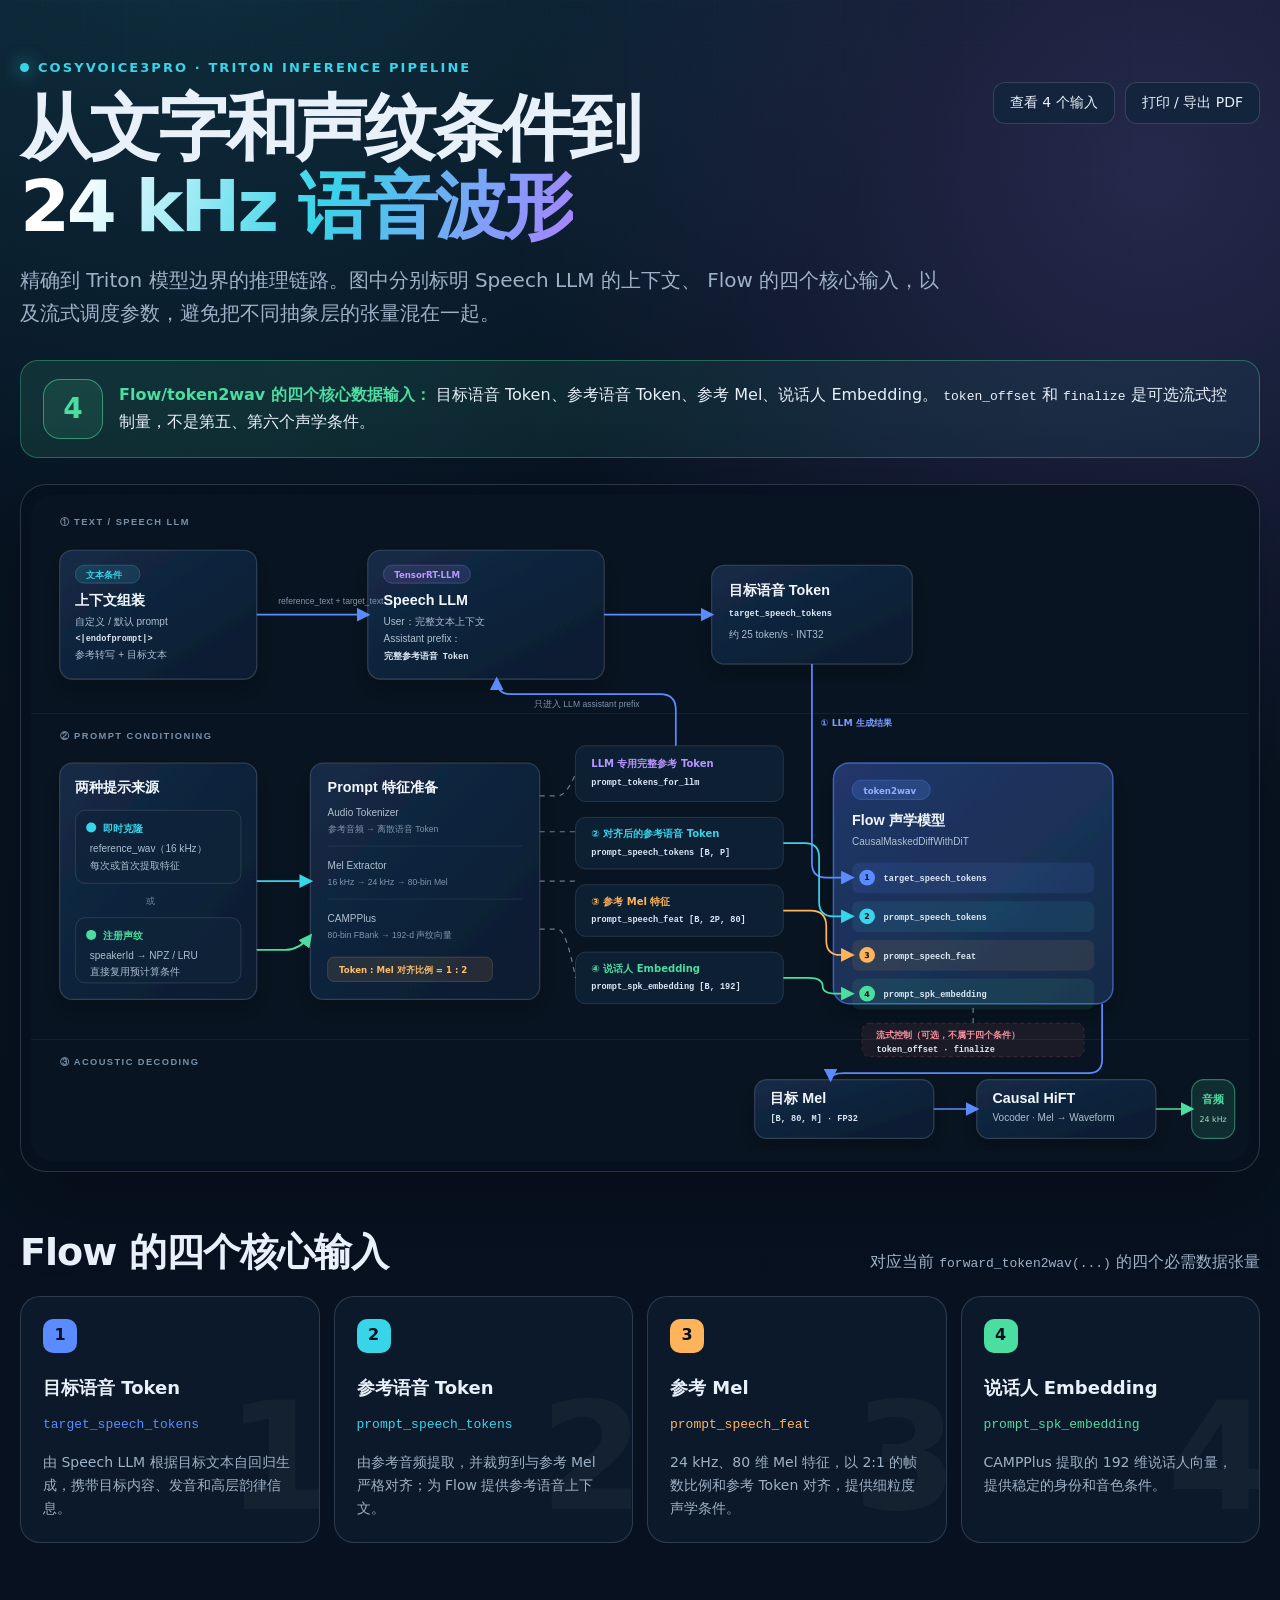
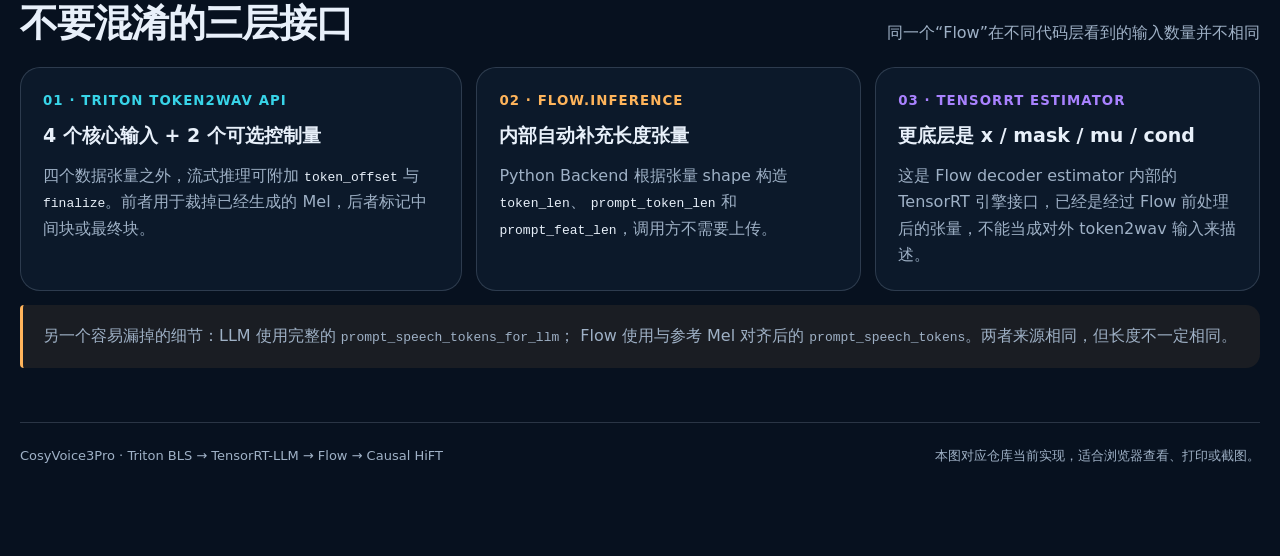
<file: docs/inference-pipeline.html>
<!doctype html>
<html lang="zh-CN">
<head>
  <meta charset="utf-8">
  <meta name="viewport" content="width=device-width, initial-scale=1">
  <meta name="color-scheme" content="dark">
  <title>CosyVoice3Pro 推理链路</title>
  <style>
    :root {
      --bg: #07111f;
      --panel: rgba(13, 27, 45, .86);
      --panel-strong: #10243b;
      --line: rgba(148, 163, 184, .25);
      --text: #e8f0fa;
      --muted: #9fb1c6;
      --cyan: #38d4e8;
      --blue: #5b8cff;
      --purple: #a982ff;
      --orange: #ffb45b;
      --green: #4cdda0;
      --red: #ff7184;
      --shadow: 0 24px 80px rgba(0, 0, 0, .28);
    }

    * { box-sizing: border-box; }

    html { scroll-behavior: smooth; }

    body {
      margin: 0;
      color: var(--text);
      background:
        radial-gradient(circle at 15% -10%, rgba(56, 212, 232, .16), transparent 30%),
        radial-gradient(circle at 90% 8%, rgba(169, 130, 255, .18), transparent 28%),
        linear-gradient(180deg, #081524 0%, var(--bg) 72%);
      font-family: Inter, ui-sans-serif, system-ui, -apple-system, BlinkMacSystemFont,
        "Segoe UI", "PingFang SC", "Microsoft YaHei", sans-serif;
      line-height: 1.65;
    }

    body::before {
      position: fixed;
      inset: 0;
      z-index: -1;
      content: "";
      opacity: .15;
      background-image:
        linear-gradient(rgba(148, 163, 184, .12) 1px, transparent 1px),
        linear-gradient(90deg, rgba(148, 163, 184, .12) 1px, transparent 1px);
      background-size: 42px 42px;
      mask-image: linear-gradient(to bottom, black, transparent 85%);
    }

    a { color: var(--cyan); }

    .page {
      width: min(1500px, calc(100% - 40px));
      margin: 0 auto;
      padding: 54px 0 90px;
    }

    .hero {
      display: flex;
      align-items: flex-start;
      justify-content: space-between;
      gap: 32px;
      margin-bottom: 30px;
    }

    .eyebrow {
      display: inline-flex;
      align-items: center;
      gap: 9px;
      margin-bottom: 12px;
      color: var(--cyan);
      font-size: 13px;
      font-weight: 750;
      letter-spacing: .16em;
      text-transform: uppercase;
    }

    .eyebrow::before {
      width: 9px;
      height: 9px;
      border-radius: 50%;
      background: var(--cyan);
      box-shadow: 0 0 18px var(--cyan);
      content: "";
    }

    h1 {
      margin: 0;
      max-width: 1000px;
      font-size: clamp(36px, 6vw, 72px);
      line-height: 1.08;
      letter-spacing: -.045em;
    }

    h1 span {
      background: linear-gradient(110deg, #fff 10%, var(--cyan) 54%, var(--purple));
      background-clip: text;
      color: transparent;
    }

    .lede {
      max-width: 920px;
      margin: 18px 0 0;
      color: var(--muted);
      font-size: clamp(16px, 2vw, 20px);
    }

    .actions {
      display: flex;
      flex: 0 0 auto;
      gap: 10px;
      padding-top: 28px;
    }

    button, .button {
      display: inline-flex;
      align-items: center;
      justify-content: center;
      min-height: 42px;
      padding: 0 16px;
      border: 1px solid var(--line);
      border-radius: 12px;
      color: var(--text);
      background: rgba(16, 36, 59, .75);
      font: inherit;
      font-size: 14px;
      text-decoration: none;
      cursor: pointer;
    }

    button:hover, .button:hover { border-color: rgba(56, 212, 232, .65); }

    .truth {
      display: grid;
      grid-template-columns: auto 1fr;
      gap: 16px;
      align-items: center;
      margin: 26px 0;
      padding: 18px 22px;
      border: 1px solid rgba(76, 221, 160, .35);
      border-radius: 18px;
      background: linear-gradient(90deg, rgba(76, 221, 160, .12), rgba(56, 212, 232, .05));
    }

    .truth strong {
      display: grid;
      width: 60px;
      height: 60px;
      place-items: center;
      border: 1px solid rgba(76, 221, 160, .55);
      border-radius: 17px;
      color: var(--green);
      background: rgba(76, 221, 160, .1);
      font-size: 28px;
    }

    .truth p { margin: 0; }
    .truth b { color: var(--green); }

    .diagram-shell {
      overflow: hidden;
      padding: 10px;
      border: 1px solid var(--line);
      border-radius: 26px;
      background: rgba(7, 17, 31, .76);
      box-shadow: var(--shadow);
    }

    .diagram-shell svg {
      display: block;
      width: 100%;
      height: auto;
      min-width: 1060px;
    }

    .diagram-scroll { overflow-x: auto; border-radius: 20px; }

    .section-head {
      display: flex;
      align-items: flex-end;
      justify-content: space-between;
      gap: 24px;
      margin: 58px 0 20px;
    }

    h2 {
      margin: 0;
      font-size: clamp(25px, 4vw, 38px);
      line-height: 1.2;
      letter-spacing: -.025em;
    }

    .section-head p { margin: 0; color: var(--muted); }

    .input-grid {
      display: grid;
      grid-template-columns: repeat(4, 1fr);
      gap: 14px;
      counter-reset: flow-input;
    }

    .input-card {
      position: relative;
      min-height: 240px;
      padding: 22px;
      overflow: hidden;
      border: 1px solid var(--line);
      border-radius: 20px;
      background: var(--panel);
    }

    .input-card::after {
      position: absolute;
      right: -12px;
      bottom: -40px;
      color: rgba(255, 255, 255, .035);
      font-size: 150px;
      font-weight: 850;
      counter-increment: flow-input;
      content: counter(flow-input);
    }

    .input-card .number {
      display: inline-grid;
      width: 34px;
      height: 34px;
      margin-bottom: 20px;
      place-items: center;
      border-radius: 10px;
      color: #07111f;
      background: var(--accent);
      font-weight: 850;
    }

    .input-card h3 { margin: 0 0 8px; font-size: 18px; }
    .input-card code { color: var(--accent); font-size: 13px; word-break: break-word; }
    .input-card p { position: relative; z-index: 1; margin: 14px 0 0; color: var(--muted); font-size: 14px; }

    .layers {
      display: grid;
      grid-template-columns: 1.15fr 1fr 1fr;
      gap: 14px;
    }

    .layer {
      padding: 22px;
      border: 1px solid var(--line);
      border-radius: 20px;
      background: var(--panel);
    }

    .layer small {
      display: block;
      margin-bottom: 8px;
      color: var(--accent);
      font-weight: 800;
      letter-spacing: .08em;
      text-transform: uppercase;
    }

    .layer h3 { margin: 0 0 12px; font-size: 19px; }
    .layer p { margin: 0; color: var(--muted); }
    .layer code { color: var(--text); }

    .note {
      margin-top: 14px;
      padding: 18px 20px;
      border-left: 3px solid var(--orange);
      border-radius: 4px 14px 14px 4px;
      color: var(--muted);
      background: rgba(255, 180, 91, .08);
    }

    .footer {
      display: flex;
      justify-content: space-between;
      gap: 20px;
      margin-top: 54px;
      padding-top: 22px;
      border-top: 1px solid var(--line);
      color: var(--muted);
      font-size: 13px;
    }

    @media (max-width: 1000px) {
      .hero { display: block; }
      .actions { padding-top: 20px; }
      .input-grid { grid-template-columns: repeat(2, 1fr); }
      .layers { grid-template-columns: 1fr; }
    }

    @media (max-width: 620px) {
      .page { width: min(100% - 24px, 1500px); padding-top: 30px; }
      .input-grid { grid-template-columns: 1fr; }
      .truth { grid-template-columns: 1fr; }
      .section-head { display: block; }
      .section-head p { margin-top: 8px; }
      .footer { display: block; }
    }

    @media print {
      @page { size: A3 landscape; margin: 10mm; }
      body { background: #07111f; print-color-adjust: exact; -webkit-print-color-adjust: exact; }
      body::before, .actions { display: none; }
      .page { width: 100%; padding: 0; }
      .diagram-shell { break-inside: avoid; }
    }
  </style>
</head>
<body>
  <main class="page">
    <header class="hero">
      <div>
        <div class="eyebrow">CosyVoice3Pro · Triton Inference Pipeline</div>
        <h1>从文字和声纹条件到<br><span>24 kHz 语音波形</span></h1>
        <p class="lede">
          精确到 Triton 模型边界的推理链路。图中分别标明 Speech LLM 的上下文、
          Flow 的四个核心输入，以及流式调度参数，避免把不同抽象层的张量混在一起。
        </p>
      </div>
      <div class="actions">
        <a class="button" href="#flow-inputs">查看 4 个输入</a>
        <button type="button" onclick="window.print()">打印 / 导出 PDF</button>
      </div>
    </header>

    <aside class="truth">
      <strong>4</strong>
      <p>
        <b>Flow/token2wav 的四个核心数据输入：</b>
        目标语音 Token、参考语音 Token、参考 Mel、说话人 Embedding。
        <code>token_offset</code> 和 <code>finalize</code> 是可选流式控制量，不是第五、第六个声学条件。
      </p>
    </aside>

    <section class="diagram-shell" aria-label="CosyVoice3Pro 推理链路图">
      <div class="diagram-scroll">
        <svg viewBox="0 0 1700 930" role="img" aria-labelledby="diagram-title diagram-desc">
          <title id="diagram-title">CosyVoice3Pro Triton 推理链路</title>
          <desc id="diagram-desc">参考音频或注册声纹产生三组提示特征，文本和完整参考语音 Token 输入 Speech LLM，LLM 输出目标语音 Token；目标语音 Token 与三组提示特征共同构成 Flow 的四个核心输入，随后由 Vocoder 生成音频。</desc>
          <defs>
            <linearGradient id="panelGradient" x1="0" y1="0" x2="1" y2="1">
              <stop offset="0" stop-color="#142b47"/>
              <stop offset="1" stop-color="#0b1b2e"/>
            </linearGradient>
            <linearGradient id="flowGradient" x1="0" y1="0" x2="1" y2="1">
              <stop offset="0" stop-color="#21376b"/>
              <stop offset=".52" stop-color="#1a3156"/>
              <stop offset="1" stop-color="#152b47"/>
            </linearGradient>
            <filter id="shadow" x="-20%" y="-20%" width="140%" height="140%">
              <feDropShadow dx="0" dy="14" stdDeviation="16" flood-color="#000" flood-opacity=".24"/>
            </filter>
            <marker id="arrow-blue" viewBox="0 0 10 10" refX="8" refY="5" markerWidth="8" markerHeight="8" orient="auto-start-reverse">
              <path d="M 0 0 L 10 5 L 0 10 z" fill="#5b8cff"/>
            </marker>
            <marker id="arrow-cyan" viewBox="0 0 10 10" refX="8" refY="5" markerWidth="8" markerHeight="8" orient="auto-start-reverse">
              <path d="M 0 0 L 10 5 L 0 10 z" fill="#38d4e8"/>
            </marker>
            <marker id="arrow-green" viewBox="0 0 10 10" refX="8" refY="5" markerWidth="8" markerHeight="8" orient="auto-start-reverse">
              <path d="M 0 0 L 10 5 L 0 10 z" fill="#4cdda0"/>
            </marker>
            <marker id="arrow-orange" viewBox="0 0 10 10" refX="8" refY="5" markerWidth="8" markerHeight="8" orient="auto-start-reverse">
              <path d="M 0 0 L 10 5 L 0 10 z" fill="#ffb45b"/>
            </marker>
            <style>
              .lane-label { fill: #7990a8; font: 700 13px Inter, sans-serif; letter-spacing: 2px; }
              .title { fill: #f2f7fc; font: 750 20px Inter, "PingFang SC", sans-serif; }
              .body { fill: #aebfd0; font: 500 14px Inter, "PingFang SC", sans-serif; }
              .tiny { fill: #8095ab; font: 500 12px Inter, "PingFang SC", sans-serif; }
              .mono { fill: #dce8f5; font: 600 12px ui-monospace, monospace; }
              .box { fill: url(#panelGradient); stroke: rgba(148,163,184,.28); stroke-width: 1.5; }
              .soft { fill: rgba(15,35,57,.76); stroke: rgba(148,163,184,.22); stroke-width: 1.3; }
              .path-blue { fill: none; stroke: #5b8cff; stroke-width: 2.4; marker-end: url(#arrow-blue); }
              .path-cyan { fill: none; stroke: #38d4e8; stroke-width: 2.4; marker-end: url(#arrow-cyan); }
              .path-green { fill: none; stroke: #4cdda0; stroke-width: 2.4; marker-end: url(#arrow-green); }
              .path-muted { fill: none; stroke: #657b91; stroke-width: 1.7; stroke-dasharray: 7 7; }
            </style>
          </defs>

          <rect x="0" y="0" width="1700" height="930" rx="22" fill="#081421"/>
          <path d="M0 305 H1700 M0 760 H1700" stroke="rgba(148,163,184,.13)" stroke-width="1"/>
          <text class="lane-label" x="40" y="42">① TEXT / SPEECH LLM</text>
          <text class="lane-label" x="40" y="340">② PROMPT CONDITIONING</text>
          <text class="lane-label" x="40" y="795">③ ACOUSTIC DECODING</text>

          <!-- Text composition -->
          <rect class="box" filter="url(#shadow)" x="40" y="77" width="275" height="180" rx="18"/>
          <rect x="62" y="98" width="90" height="25" rx="12" fill="rgba(56,212,232,.12)" stroke="rgba(56,212,232,.35)"/>
          <text x="77" y="116" fill="#38d4e8" font-size="12" font-weight="750">文本条件</text>
          <text class="title" x="62" y="153">上下文组装</text>
          <text class="body" x="62" y="181">自定义 / 默认 prompt</text>
          <text class="mono" x="62" y="204">&lt;|endofprompt|&gt;</text>
          <text class="body" x="62" y="227">参考转写 + 目标文本</text>

          <!-- LLM -->
          <rect class="box" filter="url(#shadow)" x="470" y="77" width="330" height="180" rx="18"/>
          <rect x="492" y="98" width="121" height="25" rx="12" fill="rgba(169,130,255,.13)" stroke="rgba(169,130,255,.4)"/>
          <text x="507" y="116" fill="#b697ff" font-size="12" font-weight="750">TensorRT-LLM</text>
          <text class="title" x="492" y="153">Speech LLM</text>
          <text class="body" x="492" y="181">User：完整文本上下文</text>
          <text class="body" x="492" y="205">Assistant prefix：</text>
          <text class="mono" x="492" y="229">完整参考语音 Token</text>

          <!-- Target semantic tokens -->
          <rect class="box" filter="url(#shadow)" x="950" y="98" width="280" height="138" rx="18"/>
          <text class="title" x="974" y="139">目标语音 Token</text>
          <text class="mono" x="974" y="169">target_speech_tokens</text>
          <text class="body" x="974" y="199">约 25 token/s · INT32</text>

          <path class="path-blue" d="M315 167 H470"/>
          <path class="path-blue" d="M800 167 H950"/>
          <text class="tiny" x="345" y="152">reference_text + target_text</text>

          <!-- Prompt source -->
          <rect class="box" filter="url(#shadow)" x="40" y="374" width="275" height="330" rx="18"/>
          <text class="title" x="62" y="414">两种提示来源</text>

          <rect class="soft" x="62" y="440" width="231" height="102" rx="14"/>
          <circle cx="84" cy="464" r="7" fill="#38d4e8"/>
          <text x="101" y="470" fill="#38d4e8" font-size="14" font-weight="750">即时克隆</text>
          <text class="body" x="82" y="498">reference_wav（16 kHz）</text>
          <text class="body" x="82" y="522">每次或首次提取特征</text>

          <text x="160" y="571" fill="#72879d" font-size="12">或</text>

          <rect class="soft" x="62" y="590" width="231" height="91" rx="14"/>
          <circle cx="84" cy="614" r="7" fill="#4cdda0"/>
          <text x="101" y="620" fill="#4cdda0" font-size="14" font-weight="750">注册声纹</text>
          <text class="body" x="82" y="648">speakerId → NPZ / LRU</text>
          <text class="body" x="82" y="670">直接复用预计算条件</text>

          <!-- Prompt preparation -->
          <rect class="box" filter="url(#shadow)" x="390" y="374" width="320" height="330" rx="18"/>
          <text class="title" x="414" y="414">Prompt 特征准备</text>
          <text class="body" x="414" y="448">Audio Tokenizer</text>
          <text class="tiny" x="414" y="470">参考音频 → 离散语音 Token</text>
          <line x1="414" y1="490" x2="686" y2="490" stroke="rgba(148,163,184,.18)"/>
          <text class="body" x="414" y="522">Mel Extractor</text>
          <text class="tiny" x="414" y="544">16 kHz → 24 kHz → 80-bin Mel</text>
          <line x1="414" y1="564" x2="686" y2="564" stroke="rgba(148,163,184,.18)"/>
          <text class="body" x="414" y="596">CAMPPlus</text>
          <text class="tiny" x="414" y="618">80-bin FBank → 192-d 声纹向量</text>
          <rect x="414" y="645" width="230" height="34" rx="9" fill="rgba(255,180,91,.1)" stroke="rgba(255,180,91,.28)"/>
          <text x="430" y="667" fill="#ffbd6f" font-size="12" font-weight="650">Token : Mel 对齐比例 = 1 : 2</text>

          <path class="path-cyan" d="M315 539 H390"/>
          <path class="path-green" d="M315 635 H355 Q375 635 390 615"/>

          <!-- Prepared prompt outputs -->
          <rect class="soft" x="760" y="350" width="290" height="78" rx="14"/>
          <text x="782" y="380" fill="#b697ff" font-size="14" font-weight="750">LLM 专用完整参考 Token</text>
          <text class="mono" x="782" y="405">prompt_tokens_for_llm</text>

          <rect class="soft" x="760" y="450" width="290" height="72" rx="14"/>
          <text x="782" y="478" fill="#38d4e8" font-size="14" font-weight="750">② 对齐后的参考语音 Token</text>
          <text class="mono" x="782" y="502">prompt_speech_tokens [B, P]</text>

          <rect class="soft" x="760" y="544" width="290" height="72" rx="14"/>
          <text x="782" y="572" fill="#ffb45b" font-size="14" font-weight="750">③ 参考 Mel 特征</text>
          <text class="mono" x="782" y="596">prompt_speech_feat [B, 2P, 80]</text>

          <rect class="soft" x="760" y="638" width="290" height="72" rx="14"/>
          <text x="782" y="666" fill="#4cdda0" font-size="14" font-weight="750">④ 说话人 Embedding</text>
          <text class="mono" x="782" y="690">prompt_spk_embedding [B, 192]</text>

          <path class="path-muted" d="M710 420 H735 Q747 420 760 389"/>
          <path class="path-muted" d="M710 470 H760"/>
          <path class="path-muted" d="M710 539 H760"/>
          <path class="path-muted" d="M710 606 H735 Q747 606 760 674"/>

          <!-- full tokens go to LLM -->
          <path class="path-blue" d="M900 350 V300 Q900 278 878 278 H670 Q650 278 650 257"/>
          <text class="tiny" x="702" y="296">只进入 LLM assistant prefix</text>

          <!-- Flow -->
          <rect x="1120" y="374" width="390" height="336" rx="22" fill="url(#flowGradient)" stroke="rgba(91,140,255,.58)" stroke-width="2" filter="url(#shadow)"/>
          <rect x="1146" y="398" width="109" height="27" rx="13" fill="rgba(91,140,255,.2)" stroke="rgba(91,140,255,.45)"/>
          <text x="1162" y="417" fill="#91afff" font-size="12" font-weight="800">token2wav</text>
          <text class="title" x="1146" y="461">Flow 声学模型</text>
          <text class="body" x="1146" y="488">CausalMaskedDiffWithDiT</text>

          <rect x="1146" y="513" width="338" height="43" rx="10" fill="rgba(91,140,255,.11)"/>
          <circle cx="1167" cy="534" r="11" fill="#5b8cff"/>
          <text x="1163" y="538" fill="#07111f" font-size="11" font-weight="850">1</text>
          <text class="mono" x="1190" y="539">target_speech_tokens</text>

          <rect x="1146" y="567" width="338" height="43" rx="10" fill="rgba(56,212,232,.09)"/>
          <circle cx="1167" cy="588" r="11" fill="#38d4e8"/>
          <text x="1163" y="592" fill="#07111f" font-size="11" font-weight="850">2</text>
          <text class="mono" x="1190" y="593">prompt_speech_tokens</text>

          <rect x="1146" y="621" width="338" height="43" rx="10" fill="rgba(255,180,91,.09)"/>
          <circle cx="1167" cy="642" r="11" fill="#ffb45b"/>
          <text x="1163" y="646" fill="#07111f" font-size="11" font-weight="850">3</text>
          <text class="mono" x="1190" y="647">prompt_speech_feat</text>

          <rect x="1146" y="675" width="338" height="43" rx="10" fill="rgba(76,221,160,.09)"/>
          <circle cx="1167" cy="696" r="11" fill="#4cdda0"/>
          <text x="1163" y="700" fill="#07111f" font-size="11" font-weight="850">4</text>
          <text class="mono" x="1190" y="701">prompt_spk_embedding</text>

          <!-- Target token route to flow input 1 -->
          <path class="path-blue" d="M1090 236 V514 Q1090 534 1110 534 H1146"/>
          <text x="1102" y="323" fill="#789bff" font-size="13" font-weight="700">① LLM 生成结果</text>

          <path class="path-cyan" d="M1050 486 H1080 Q1100 486 1100 506 V568 Q1100 588 1120 588 H1146"/>
          <path d="M1050 580 H1088 Q1110 580 1110 602 V622 Q1110 642 1130 642 H1146" fill="none" stroke="#ffb45b" stroke-width="2.4" marker-end="url(#arrow-orange)"/>
          <path class="path-green" d="M1050 674 H1085 Q1105 674 1105 686 Q1105 696 1125 696 H1146"/>

          <!-- Optional controls -->
          <rect x="1160" y="737" width="310" height="47" rx="11" fill="rgba(255,113,132,.08)" stroke="rgba(255,113,132,.25)" stroke-dasharray="5 5"/>
          <text x="1180" y="758" fill="#ff91a0" font-size="12" font-weight="750">流式控制（可选，不属于四个条件）</text>
          <text class="mono" x="1180" y="777">token_offset · finalize</text>
          <path class="path-muted" d="M1315 737 V710"/>

          <!-- Acoustic decoding lane -->
          <rect class="box" filter="url(#shadow)" x="1010" y="816" width="250" height="82" rx="17"/>
          <text class="title" x="1032" y="848">目标 Mel</text>
          <text class="mono" x="1032" y="874">[B, 80, M] · FP32</text>

          <rect class="box" filter="url(#shadow)" x="1320" y="816" width="250" height="82" rx="17"/>
          <text class="title" x="1342" y="848">Causal HiFT</text>
          <text class="body" x="1342" y="874">Vocoder · Mel → Waveform</text>

          <rect x="1620" y="816" width="60" height="82" rx="17" fill="rgba(76,221,160,.12)" stroke="rgba(76,221,160,.5)" stroke-width="1.5"/>
          <text x="1634" y="849" fill="#4cdda0" font-size="15" font-weight="800">音频</text>
          <text x="1631" y="875" fill="#a9d9c5" font-size="11">24 kHz</text>

          <path class="path-blue" d="M1495 710 V788 Q1495 807 1476 807 H1135 Q1116 807 1116 816"/>
          <path class="path-blue" d="M1260 857 H1320"/>
          <path class="path-green" d="M1570 857 H1620"/>
        </svg>
      </div>
    </section>

    <section id="flow-inputs">
      <div class="section-head">
        <h2>Flow 的四个核心输入</h2>
        <p>对应当前 <code>forward_token2wav(...)</code> 的四个必需数据张量</p>
      </div>
      <div class="input-grid">
        <article class="input-card" style="--accent: var(--blue)">
          <span class="number">1</span>
          <h3>目标语音 Token</h3>
          <code>target_speech_tokens</code>
          <p>由 Speech LLM 根据目标文本自回归生成，携带目标内容、发音和高层韵律信息。</p>
        </article>
        <article class="input-card" style="--accent: var(--cyan)">
          <span class="number">2</span>
          <h3>参考语音 Token</h3>
          <code>prompt_speech_tokens</code>
          <p>由参考音频提取，并裁剪到与参考 Mel 严格对齐；为 Flow 提供参考语音上下文。</p>
        </article>
        <article class="input-card" style="--accent: var(--orange)">
          <span class="number">3</span>
          <h3>参考 Mel</h3>
          <code>prompt_speech_feat</code>
          <p>24 kHz、80 维 Mel 特征，以 2:1 的帧数比例和参考 Token 对齐，提供细粒度声学条件。</p>
        </article>
        <article class="input-card" style="--accent: var(--green)">
          <span class="number">4</span>
          <h3>说话人 Embedding</h3>
          <code>prompt_spk_embedding</code>
          <p>CAMPPlus 提取的 192 维说话人向量，提供稳定的身份和音色条件。</p>
        </article>
      </div>
    </section>

    <section>
      <div class="section-head">
        <h2>不要混淆的三层接口</h2>
        <p>同一个“Flow”在不同代码层看到的输入数量并不相同</p>
      </div>
      <div class="layers">
        <article class="layer" style="--accent: var(--cyan)">
          <small>01 · Triton token2wav API</small>
          <h3>4 个核心输入 + 2 个可选控制量</h3>
          <p>
            四个数据张量之外，流式推理可附加 <code>token_offset</code> 与
            <code>finalize</code>。前者用于裁掉已经生成的 Mel，后者标记中间块或最终块。
          </p>
        </article>
        <article class="layer" style="--accent: var(--orange)">
          <small>02 · flow.inference</small>
          <h3>内部自动补充长度张量</h3>
          <p>
            Python Backend 根据张量 shape 构造 <code>token_len</code>、
            <code>prompt_token_len</code> 和 <code>prompt_feat_len</code>，调用方不需要上传。
          </p>
        </article>
        <article class="layer" style="--accent: var(--purple)">
          <small>03 · TensorRT estimator</small>
          <h3>更底层是 x / mask / mu / cond</h3>
          <p>
            这是 Flow decoder estimator 内部的 TensorRT 引擎接口，已经是经过 Flow
            前处理后的张量，不能当成对外 token2wav 输入来描述。
          </p>
        </article>
      </div>
      <div class="note">
        另一个容易漏掉的细节：LLM 使用完整的 <code>prompt_speech_tokens_for_llm</code>；
        Flow 使用与参考 Mel 对齐后的 <code>prompt_speech_tokens</code>。两者来源相同，但长度不一定相同。
      </div>
    </section>

    <footer class="footer">
      <span>CosyVoice3Pro · Triton BLS → TensorRT-LLM → Flow → Causal HiFT</span>
      <span>本图对应仓库当前实现，适合浏览器查看、打印或截图。</span>
    </footer>
  </main>
</body>
</html>
</file>
